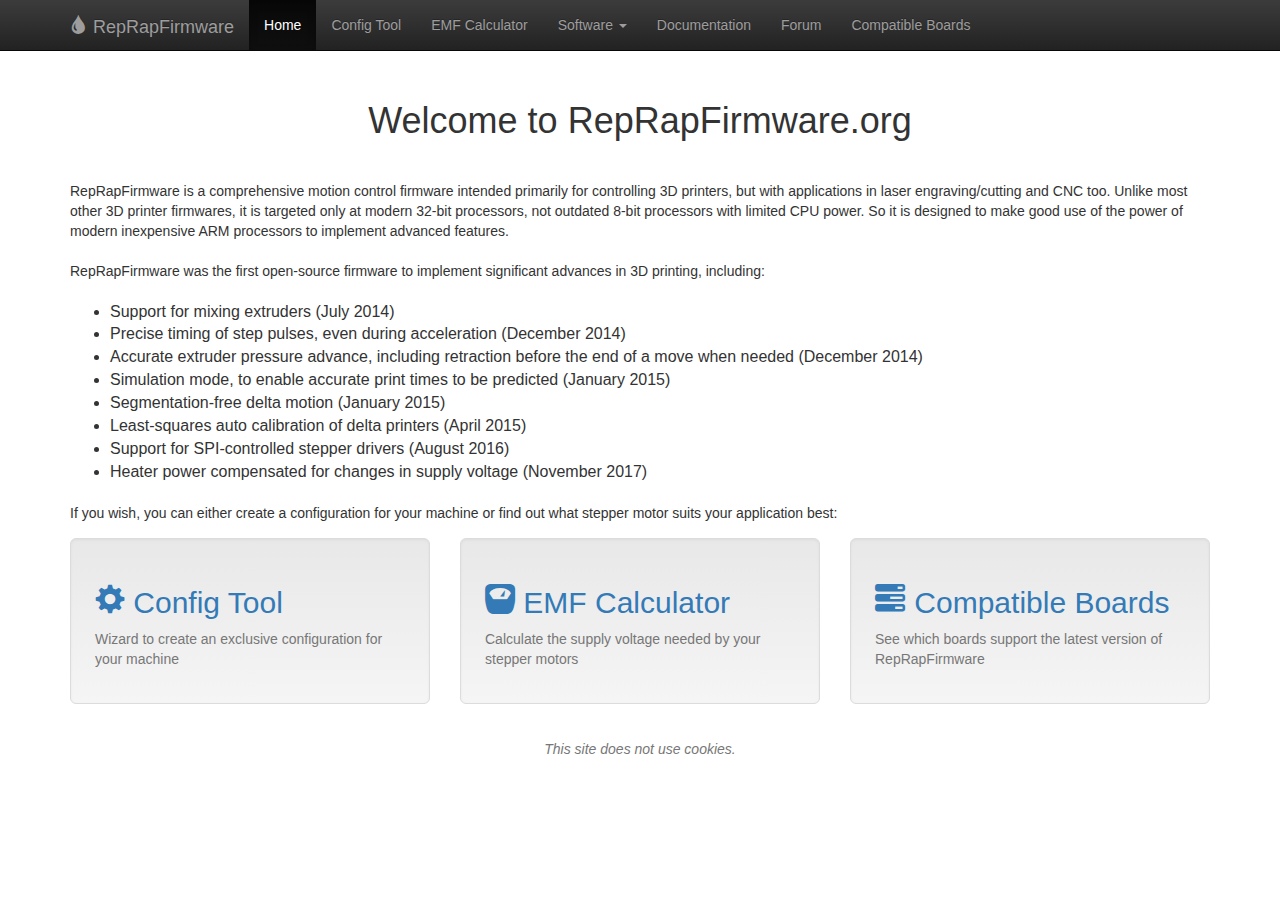
<file: index.html>
<!DOCTYPE html>
<html lang="en">
	<head>
		<meta charset="utf-8">
		<meta http-equiv="X-UA-Compatible" content="IE=edge">
		<meta name="viewport" content="width=device-width, initial-scale=1">
		<title>RepRapFirmware.org</title>
		<link href="css/bootstrap.min.css" rel="stylesheet">
		<link href="css/bootstrap-theme.min.css" rel="stylesheet">
		<link href="css/page.css" rel="stylesheet">
	</head>
	<body>
		<nav class="navbar navbar-inverse navbar-fixed-top">
			<div class="container">
				<div class="navbar-header">
					<button type="button" class="navbar-toggle collapsed" data-toggle="collapse" data-target="#navbar" aria-expanded="false" aria-controls="navbar">
						<span class="sr-only">Toggle navigation</span>
						<span class="icon-bar"></span>
						<span class="icon-bar"></span>
						<span class="icon-bar"></span>
					</button>
					<a class="navbar-brand" href="javascript:void(0);"><span class="glyphicon glyphicon-tint"></span> RepRapFirmware</a>
				</div>
				<div id="navbar" class="collapse navbar-collapse">
					<ul class="nav navbar-nav">
						<li class="active home"><a href="/">Home</a></li>
						<li class="visible-lg"><a href="https://configtool.reprapfirmware.org">Config Tool</a></li>
						<li class="visible-lg emf"><a href="emf.html">EMF Calculator</a></li>
						<li class="dropdown">
							<a href="#" class="dropdown-toggle" data-toggle="dropdown" role="button" aria-haspopup="true" aria-expanded="false">Software <span class="caret"></span></a>
							<ul class="dropdown-menu">
								<li><a href="https://github.com/Duet3D/RepRapFirmware">RepRapFirmware on GitHub</a></li>
								<li><a href="https://github.com/Duet3D/DuetWebControl">DuetWebControl on GitHub</a></li>
							</ul>
						</li>
						<li><a href="https://docs.duet3d.com/en/User_manual/RepRapFirmware">Documentation</a></li>
						<li><a href="https://www.duet3d.com/forum">Forum</a></li>
						<li><a href="https://www.duet3d.com/products">Compatible Boards</a></li>
					</ul>
				</div>
			</div>
		</nav>

		<!-- Home -->
		<div id="div_home" class="container">
			<h1>Welcome to RepRapFirmware.org</h1>

			<p id="description">RepRapFirmware is a comprehensive motion control firmware intended primarily for controlling 3D printers, but with applications in laser engraving/cutting and CNC too. Unlike most other 3D printer firmwares, it is targeted only at modern 32-bit processors, not outdated 8-bit processors with limited CPU power. So it is designed to make good use of the power of modern inexpensive ARM processors to implement advanced features.
			<br/><br/>
			RepRapFirmware was the first open-source firmware to implement significant advances in 3D printing, including:
			</p>

			<ul>
				<li>Support for mixing extruders (July 2014)</li>
				<li>Precise timing of step pulses, even during acceleration (December 2014)</li>
				<li>Accurate extruder pressure advance, including retraction before the end of a move when needed (December 2014)</li>
				<li>Simulation mode, to enable accurate print times to be predicted (January 2015)</li>
				<li>Segmentation-free delta motion (January 2015)</li>
				<li>Least-squares auto calibration of delta printers (April 2015)</li>
				<li>Support for SPI-controlled stepper drivers (August 2016)</li>
				<li>Heater power compensated for changes in supply voltage (November 2017)</li>
			</ul>

			<p id="caption">If you wish, you can either create a configuration for your machine or find out what stepper motor suits your application best:</p>

			<div class="row">
				<a href="https://configtool.reprapfirmware.org">
					<div class="col-md-4">
						<div class="well well-lg">
							<h2><span class="glyphicon glyphicon-cog"></span> Config Tool</h2>
							<p class="text-muted">Wizard to create an exclusive configuration for your machine</p>
						</div>
					</div>
				</a>

				<a href="emf.html">
					<div class="col-md-4">
						<div class="well well-lg">
							<h2><span class="glyphicon glyphicon-scale"></span> EMF Calculator</h2>
							<p class="text-muted">Calculate the supply voltage needed by your stepper motors</p>

						</div>
					</div>
				</a>

				<a href="https://www.duet3d.com/index.php?route=common/home#products">
					<div class="col-md-4">
						<div class="well well-lg">
							<h2><span class="glyphicon glyphicon-tasks"></span> Compatible Boards</h2>
							<p class="text-muted">See which boards support the latest version of RepRapFirmware</p>
						</div>
					</div>
				</a>
			</div>

			<div id="footer" class="text-section">
				<p class="text-muted"><em>This site does not use cookies.</em></p>
			</div>
		</div>

		<!-- EMF Calculator -->
		<div id="div_emf" class="container hidden">
			<h1>EMF Calculator</h1>

			<form autocomplete="off" action="javascript:void(0);">
				<h3>Machine configuration</h3>
				<div class="row" style="display: flex; align-items: end;">
					<div class="col-md-2">
						<label for="geometry">Printer geometry:</label>
						<select id="geometry" class="form-control">
							<option value="1" selected>Cartesian</option>
							<option value="1.414">CoreXY</option>
							<option value="1.7">Delta</option>
						</select>
					</div>
					<div class="col-md-2">
						<label for="driver_resistance">Stepper Driver:</label>
						<select id="driver_resistance" class="form-control">
							<option value="0.14" selected>TMC2160/5160 (Duet 3 MB6HC/EXP3HC/1HCL/Motor 23CL)</option>
							<option value="0.5">TMC2209 (Duet 3 Mini 5+/1LC)</option>
							<option value="0.3">TMC2660 (Duet 2 WiFi/Ethernet)</option>
						</select>
					</div>
					<div class="col-md-2">
						<label for="supply_voltage">Supply voltage:</label>
						<div class="input-group">
							<input type="number" id="supply_voltage" class="form-control" value="12" min="5" max="60" step="any" required="required" title="Usually 12 or 24">
							<span class="input-group-addon">V</span>
						</div>
					</div>
					<div class="col-md-2">
						<label for="motor_current">Motor current:</label>
						<div class="input-group">
							<input type="number" id="motor_current" class="form-control" value="800" min="100" max="6300" required="required" title="Usually 60% to 85% of rated current">
							<span class="input-group-addon">mA</span>
						</div>
					</div>
					<div class="col-md-2">
						<label for="requested_max_speed">Requested max. speed:</label>
						<div class="input-group">
							<input type="number" id="requested_max_speed" class="form-control" min="1" step="any" value="200" required="required">
							<span class="input-group-addon">mm/s</span>
						</div>
					</div>
					<div class="col-md-2">
						<label for="num_motors">Number of motors connected in series:</label>
						<input type="number" id="num_motors" class="form-control" min="1" value="1" required="required">
					</div>
				</div>

				<h3>Motor properties</h3>
				<div id="motor_properties" class="row">
					<div class="col-md-2">
						<label for="motor_preset">Motor preset:</label>
						<select id="motor_preset" class="form-control">
							<option value="custom">Custom</option>
							<option value="JK42HS34-1334" selected>JK42HS34-1334</option>
							<option value="17HS19-1684S">17HS19-1684S</option>
							<option value="17HS19-2004S">17HS19-2004S</option>
							<option value="17HM19-1684S">17HM19-1684S</option>
							<option value="17HM19-2004S">17HM19-2004S</option>
						</select>
					</div>
					<div class="col-md-2">
						<label for="step_angle">Motor step angle:</label>
						<select id="step_angle" class="form-control">
							<option value="0.9">0.9° (400 steps)</option>
							<option value="1.8" selected>1.8° (200 steps)</option>
							<option value="7.5">7.5° (48 steps)</option>
						</select>
					</div>
					<div class="col-md-2">
						<label for="rated_torque">Rated holding torque:</label>
						<div class="input-group">
							<input type="number" id="rated_torque" class="form-control" min="0.001" step="any" value="25.5" required="required" title="To convert Kg.cm to N.cm, multiply by 9.81">
							<span class="input-group-addon">N.cm</span>
						</div>
					</div>
					<div class="col-md-2">
						<label for="rated_current">Rated current:</label>
						<div class="input-group">
							<input type="number" id="rated_current" class="form-control" min="100" max="6300" value="1330" required="required">
							<span class="input-group-addon">mA</span>
						</div>
					</div>
					<div class="col-md-2">
						<label for="resistance">Phase resistance:</label>
						<div class="input-group">
							<input type="number" id="resistance" class="form-control" min="0.1" step="any" value="2.1" required="required">
							<span class="input-group-addon">Ω</span>
						</div>
					</div>
					<div class="col-md-2">
						<label for="inductance">Phase inductance:</label>
						<div class="input-group">
							<input type="number" id="inductance" class="form-control" min="0.1" step="any" value="2.5" required="required">
							<span class="input-group-addon">mH</span>
						</div>
					</div>
				</div>

				<h3>Drive</h3>
				<div class="row">
					<div class="col-md-2">
						<label>Microstepping:</label>
						<select class="form-control" id="microstepping">
							<option value="1">x1</option>
							<option value="2">x2</option>
							<option value="4">x4</option>
							<option value="8">x8</option>
							<option value="16" selected>x16</option>
							<option value="32">x32</option>
							<option value="64">x64</option>
							<option value="128">x128</option>
							<option value="256">x256</option>
						</select>
					</div>
					<div class="col-md-2">
						<label>Axis is driven by:</label>
						<div class="btn-group" data-toggle="buttons">
							<label class="btn btn-default active">
								<input type="radio" name="steps_type" value="belt" checked>
								Belt
							</label>
							<label class="btn btn-default">
								<input type="radio" name="steps_type" value="leadscrew">
								Leadscrew
							</label>
						</div>
					</div>

					<!-- Belt-driven -->
					<div id="div_belt" class="step-calculator col-md-6">
						<div class="row">
							<div class="col-md-4">
								<label for="belt_preset">Belt preset:</label>
								<select id="belt_preset" class="form-control">
									<option value="2" selected>GT2 (2mm)</option>
									<option value="2.03">MXL (2.03mm)</option>
									<option value="2.5">T2.5 (2.5mm)</option>
									<option value="5">T5 (5mm)</option>
									<option value="custom" disabled>Custom</option>
								</select>
							</div>
							<div class="col-md-4">
								<label for="belt_pitch">Belt pitch:</label>
								<div class="input-group">
									<input type="number" min="0.1" step="any" value="2" id="belt_pitch" class="form-control">
									<span class="input-group-addon">mm</span>
								</div>
							</div>
							<div class="col-md-4">
								<label for="pulley_teeth">Pulley teeth:</label>
								<input type="number" min="1" value="20" id="pulley_teeth" class="form-control">
							</div>
						</div>
					</div>

					<!-- Leadscrew-driven -->
					<div id="div_leadscrew" class="step-calculator col-md-6 hidden">
						<div class="row">
							<div class="col-md-4">
								<label for="leadscrew_preset">Leadscrew preset:</label>
								<select id="leadscrew_preset" class="form-control">
									<option value="0.8" selected>Metric M5 (0.8mm)</option>
									<option value="1">Metric M6 (1mm)</option>
									<option value="1.25">Metric M8 (1.25mm)</option>
									<option value="custom" disabled>Custom</option>
								</select>
							</div>
							<div class="col-md-4">
								<label for="leadscrew_lead">Leadscrew lead:</label>
								<div class="input-group">
									<input type="number" min="0.01" step="any" value="0.8" id="leadscrew_lead" class="form-control">
									<span class="input-group-addon">mm</span>
								</div>
							</div>
							<div class="col-md-4">
								<label for="pulley_teeth">Gear ratio:</label>
								<table>
									<tr>
										<td>
											<input type="number" min="0.1" step="any" value="1" id="gear_ratio_1" class="form-control">
										</td>
										<td>&nbsp;:&nbsp;</td>
										<td>
											<input type="number" min="0.1" step="any" value="1" id="gear_ratio_2" class="form-control">
										</td>
									</tr>
								</table>
							</div>
						</div>
					</div>

					<div class="col-md-2">
						<label for="steps_per_mm">Steps per mm:</label>
						<input type="number" min="1" step="any" value="80" id="steps_per_mm" class="form-control">
					</div>
				</div>

				<div class="well well-lg">
					<h3>Approximate total rotational back <abbr title="Electromotive force. Your supply voltage must exceed this value but never exceed 60V">EMF</abbr>: <span id="generated_emf">n/a</span></h3>
					<h3>Approximate total inductive back <abbr title="Electromotive force. Your supply voltage must exceed this value but never exceed 60V">EMF</abbr>: <span id="generated_emf_inductance">n/a</span></h3>
					<h3>Step pulse frequency: <span id="step_frequency">n/a</span></h3>
					<h3>Speed at which torque starts to drop (<abbr title="These are for the worst case moves (diagonal move for CoreXY, radial move opposite a tower for a delta)">low slip angle</abbr>): <span id="max_speed_low">n/a</span></h3>
					<h3>Speed at which torque starts to drop (<abbr title="These are for the worst case moves (diagonal move for CoreXY, radial move opposite a tower for a delta)">high slip angle</abbr>): <span id="max_speed_high">n/a</span></h3>
				</div>
			</form>
		</div>

		<!-- Include JavaScript files -->
		<script src="js/jquery-3.2.1.min.js"></script>
		<script src="js/bootstrap.min.js"></script>
		<script src="js/jquery.flot.min.js"></script>
		<script src="js/main.js"></script>
	</body>
</html>
</file>
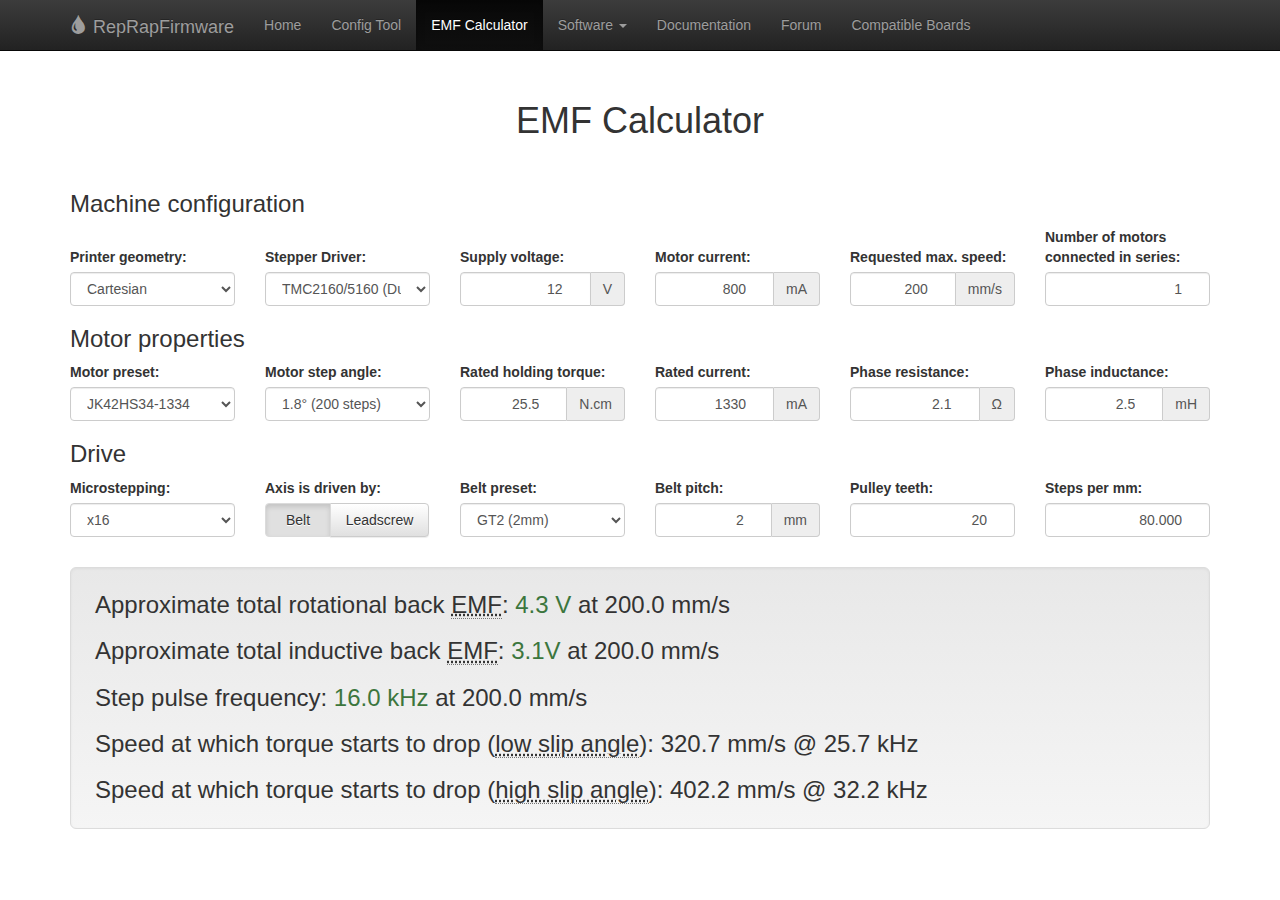
<file: emf.html>
<!DOCTYPE html>
<html lang="en">
	<head>
		<meta charset="utf-8">
		<meta http-equiv="X-UA-Compatible" content="IE=edge">
		<meta name="viewport" content="width=device-width, initial-scale=1">
		<title>RepRapFirmware.org</title>
		<link href="css/bootstrap.min.css" rel="stylesheet">
		<link href="css/bootstrap-theme.min.css" rel="stylesheet">
		<link href="css/page.css" rel="stylesheet">
	</head>
	<body>
		<nav class="navbar navbar-inverse navbar-fixed-top">
			<div class="container">
				<div class="navbar-header">
					<button type="button" class="navbar-toggle collapsed" data-toggle="collapse" data-target="#navbar" aria-expanded="false" aria-controls="navbar">
						<span class="sr-only">Toggle navigation</span>
						<span class="icon-bar"></span>
						<span class="icon-bar"></span>
						<span class="icon-bar"></span>
					</button>
					<a class="navbar-brand" href="javascript:void(0);"><span class="glyphicon glyphicon-tint"></span> RepRapFirmware</a>
				</div>
				<div id="navbar" class="collapse navbar-collapse">
					<ul class="nav navbar-nav">
						<li class="home"><a href="/">Home</a></li>
						<li class="visible-lg"><a href="https://configtool.reprapfirmware.org">Config Tool</a></li>
						<li class="active visible-lg emf"><a href="javascript:goTo('emf');">EMF Calculator</a></li>
						<li class="dropdown">
							<a href="#" class="dropdown-toggle" data-toggle="dropdown" role="button" aria-haspopup="true" aria-expanded="false">Software <span class="caret"></span></a>
							<ul class="dropdown-menu">
								<li><a href="https://github.com/Duet3D/RepRapFirmware">RepRapFirmware on GitHub</a></li>
								<li><a href="https://github.com/Duet3D/DuetWebControl">DuetWebControl on GitHub</a></li>
							</ul>
						</li>
						<li><a href="https://docs.duet3d.com/en/User_manual/RepRapFirmware">Documentation</a></li>
						<li><a href="https://www.duet3d.com/forum">Forum</a></li>
						<li><a href="https://www.duet3d.com/products">Compatible Boards</a></li>
					</ul>
				</div>
			</div>
		</nav>

		<!-- Home -->
		<div id="div_home" class="container hidden">
			<h1>Welcome to RepRapFirmware.org</h1>

			<p id="description">RepRapFirmware is a comprehensive motion control firmware intended primarily for controlling 3D printers, but with applications in laser engraving/cutting and CNC too. Unlike most other 3D printer firmwares, it is targeted only at modern 32-bit processors, not outdated 8-bit processors with limited CPU power. So it is designed to make good use of the power of modern inexpensive ARM processors to implement advanced features.
			<br/><br/>
			RepRapFirmware was the first open-source firmware to implement significant advances in 3D printing, including:
			</p>

			<ul>
				<li>Support for mixing extruders (July 2014)</li>
				<li>Precise timing of step pulses, even during acceleration (December 2014)</li>
				<li>Accurate extruder pressure advance, including retraction before the end of a move when needed (December 2014)</li>
				<li>Simulation mode, to enable accurate print times to be predicted (January 2015)</li>
				<li>Segmentation-free delta motion (January 2015)</li>
				<li>Least-squares auto calibration of delta printers (April 2015)</li>
				<li>Support for SPI-controlled stepper drivers (August 2016)</li>
				<li>Heater power compensated for changes in supply voltage (November 2017)</li>
			</ul>

			<p id="caption">If you wish, you can either create a configuration for your machine or find out what stepper motor suits your application best:</p>

			<div class="row">
				<a href="https://configtool.reprapfirmware.org">
					<div class="col-md-4">
						<div class="well well-lg">
							<h2><span class="glyphicon glyphicon-cog"></span> Config Tool</h2>
							<p class="text-muted">Wizard to create an exclusive configuration for your machine</p>
						</div>
					</div>
				</a>

				<a href="javascript:goTo('emf');">
					<div class="col-md-4">
						<div class="well well-lg">
							<h2><span class="glyphicon glyphicon-scale"></span> EMF Calculator</h2>
							<p class="text-muted">Calculate the supply voltage needed by your stepper motors</p>

						</div>
					</div>
				</a>

				<a href="https://www.duet3d.com/index.php?route=common/home#products">
					<div class="col-md-4">
						<div class="well well-lg">
							<h2><span class="glyphicon glyphicon-tasks"></span> Compatible Boards</h2>
							<p class="text-muted">See which boards support the latest version of RepRapFirmware</p>
						</div>
					</div>
				</a>
			</div>

			<div id="footer" class="text-section">
				<p class="text-muted"><em>This site does not use cookies.</em></p>
			</div>
		</div>

		<!-- EMF Calculator -->
		<div id="div_emf" class="container">
			<h1>EMF Calculator</h1>

			<form autocomplete="off" action="javascript:void(0);">
				<h3>Machine configuration</h3>
				<div class="row" style="display: flex; align-items: end;">
					<div class="col-md-2">
						<label for="geometry">Printer geometry:</label>
						<select id="geometry" class="form-control">
							<option value="1" selected>Cartesian</option>
							<option value="1.414">CoreXY</option>
							<option value="1.7">Delta</option>
						</select>
					</div>
					<div class="col-md-2">
						<label for="driver_resistance">Stepper Driver:</label>
						<select id="driver_resistance" class="form-control">
							<option value="0.14" selected>TMC2160/5160 (Duet 3 MB6HC/EXP3HC/1HCL/Motor 23CL)</option>
							<option value="0.5">TMC2209 (Duet 3 Mini 5+/1LC)</option>
							<option value="0.3">TMC2660 (Duet 2 WiFi/Ethernet)</option>
						</select>
					</div>
					<div class="col-md-2">
						<label for="supply_voltage">Supply voltage:</label>
						<div class="input-group">
							<input type="number" id="supply_voltage" class="form-control" value="12" min="5" max="60" step="any" required="required" title="Usually 12 or 24">
							<span class="input-group-addon">V</span>
						</div>
					</div>
					<div class="col-md-2">
						<label for="motor_current">Motor current:</label>
						<div class="input-group">
							<input type="number" id="motor_current" class="form-control" value="800" min="100" max="6300" required="required" title="Usually 60% to 85% of rated current">
							<span class="input-group-addon">mA</span>
						</div>
					</div>
					<div class="col-md-2">
						<label for="requested_max_speed">Requested max. speed:</label>
						<div class="input-group">
							<input type="number" id="requested_max_speed" class="form-control" min="1" step="any" value="200" required="required">
							<span class="input-group-addon">mm/s</span>
						</div>
					</div>
					<div class="col-md-2">
						<label for="num_motors">Number of motors connected in series:</label>
						<input type="number" id="num_motors" class="form-control" min="1" value="1" required="required">
					</div>
				</div>

				<h3>Motor properties</h3>
				<div id="motor_properties" class="row">
					<div class="col-md-2">
						<label for="motor_preset">Motor preset:</label>
						<select id="motor_preset" class="form-control">
							<option value="custom">Custom</option>
							<option value="JK42HS34-1334" selected>JK42HS34-1334</option>
							<option value="17HS19-1684S">17HS19-1684S</option>
							<option value="17HS19-2004S">17HS19-2004S</option>
							<option value="17HM19-1684S">17HM19-1684S</option>
							<option value="17HM19-2004S">17HM19-2004S</option>
						</select>
					</div>
					<div class="col-md-2">
						<label for="step_angle">Motor step angle:</label>
						<select id="step_angle" class="form-control">
							<option value="0.9">0.9° (400 steps)</option>
							<option value="1.8" selected>1.8° (200 steps)</option>
							<option value="7.5">7.5° (48 steps)</option>
						</select>
					</div>
					<div class="col-md-2">
						<label for="rated_torque">Rated holding torque:</label>
						<div class="input-group">
							<input type="number" id="rated_torque" class="form-control" min="0.001" step="any" value="25.5" required="required" title="To convert Kg.cm to N.cm, multiply by 9.81">
							<span class="input-group-addon">N.cm</span>
						</div>
					</div>
					<div class="col-md-2">
						<label for="rated_current">Rated current:</label>
						<div class="input-group">
							<input type="number" id="rated_current" class="form-control" min="100" max="6300" value="1330" required="required">
							<span class="input-group-addon">mA</span>
						</div>
					</div>
					<div class="col-md-2">
						<label for="resistance">Phase resistance:</label>
						<div class="input-group">
							<input type="number" id="resistance" class="form-control" min="0.1" step="any" value="2.1" required="required">
							<span class="input-group-addon">Ω</span>
						</div>
					</div>
					<div class="col-md-2">
						<label for="inductance">Phase inductance:</label>
						<div class="input-group">
							<input type="number" id="inductance" class="form-control" min="0.1" step="any" value="2.5" required="required">
							<span class="input-group-addon">mH</span>
						</div>
					</div>
				</div>

				<h3>Drive</h3>
				<div class="row">
					<div class="col-md-2">
						<label>Microstepping:</label>
						<select class="form-control" id="microstepping">
							<option value="1">x1</option>
							<option value="2">x2</option>
							<option value="4">x4</option>
							<option value="8">x8</option>
							<option value="16" selected>x16</option>
							<option value="32">x32</option>
							<option value="64">x64</option>
							<option value="128">x128</option>
							<option value="256">x256</option>
						</select>
					</div>
					<div class="col-md-2">
						<label>Axis is driven by:</label>
						<div class="btn-group" data-toggle="buttons">
							<label class="btn btn-default active">
								<input type="radio" name="steps_type" value="belt" checked>
								Belt
							</label>
							<label class="btn btn-default">
								<input type="radio" name="steps_type" value="leadscrew">
								Leadscrew
							</label>
						</div>
					</div>

					<!-- Belt-driven -->
					<div id="div_belt" class="step-calculator col-md-6">
						<div class="row">
							<div class="col-md-4">
								<label for="belt_preset">Belt preset:</label>
								<select id="belt_preset" class="form-control">
									<option value="2" selected>GT2 (2mm)</option>
									<option value="2.03">MXL (2.03mm)</option>
									<option value="2.5">T2.5 (2.5mm)</option>
									<option value="5">T5 (5mm)</option>
									<option value="custom" disabled>Custom</option>
								</select>
							</div>
							<div class="col-md-4">
								<label for="belt_pitch">Belt pitch:</label>
								<div class="input-group">
									<input type="number" min="0.1" step="any" value="2" id="belt_pitch" class="form-control">
									<span class="input-group-addon">mm</span>
								</div>
							</div>
							<div class="col-md-4">
								<label for="pulley_teeth">Pulley teeth:</label>
								<input type="number" min="1" value="20" id="pulley_teeth" class="form-control">
							</div>
						</div>
					</div>

					<!-- Leadscrew-driven -->
					<div id="div_leadscrew" class="step-calculator col-md-6 hidden">
						<div class="row">
							<div class="col-md-4">
								<label for="leadscrew_preset">Leadscrew preset:</label>
								<select id="leadscrew_preset" class="form-control">
									<option value="0.8" selected>Metric M5 (0.8mm)</option>
									<option value="1">Metric M6 (1mm)</option>
									<option value="1.25">Metric M8 (1.25mm)</option>
									<option value="custom" disabled>Custom</option>
								</select>
							</div>
							<div class="col-md-4">
								<label for="leadscrew_lead">Leadscrew lead:</label>
								<div class="input-group">
									<input type="number" min="0.01" step="any" value="0.8" id="leadscrew_lead" class="form-control">
									<span class="input-group-addon">mm</span>
								</div>
							</div>
							<div class="col-md-4">
								<label for="pulley_teeth">Gear ratio:</label>
								<table>
									<tr>
										<td>
											<input type="number" min="0.1" step="any" value="1" id="gear_ratio_1" class="form-control">
										</td>
										<td>&nbsp;:&nbsp;</td>
										<td>
											<input type="number" min="0.1" step="any" value="1" id="gear_ratio_2" class="form-control">
										</td>
									</tr>
								</table>
							</div>
						</div>
					</div>

					<div class="col-md-2">
						<label for="steps_per_mm">Steps per mm:</label>
						<input type="number" min="1" step="any" value="80" id="steps_per_mm" class="form-control">
					</div>
				</div>

				<div class="well well-lg">
					<h3>Approximate total rotational back <abbr title="Electromotive force. Your supply voltage must exceed this value but never exceed 60V">EMF</abbr>: <span id="generated_emf">n/a</span></h3>
					<h3>Approximate total inductive back <abbr title="Electromotive force. Your supply voltage must exceed this value but never exceed 60V">EMF</abbr>: <span id="generated_emf_inductance">n/a</span></h3>
					<h3>Step pulse frequency: <span id="step_frequency">n/a</span></h3>
					<h3>Speed at which torque starts to drop (<abbr title="These are for the worst case moves (diagonal move for CoreXY, radial move opposite a tower for a delta)">low slip angle</abbr>): <span id="max_speed_low">n/a</span></h3>
					<h3>Speed at which torque starts to drop (<abbr title="These are for the worst case moves (diagonal move for CoreXY, radial move opposite a tower for a delta)">high slip angle</abbr>): <span id="max_speed_high">n/a</span></h3>
				</div>
			</form>
		</div>

		<!-- Include JavaScript files -->
		<script src="js/jquery-3.2.1.min.js"></script>
		<script src="js/bootstrap.min.js"></script>
		<script src="js/jquery.flot.min.js"></script>
		<script src="js/main.js"></script>
	</body>
</html>
</file>
<file: css/page.css>
/* CSS for the main page */

/* Generic tweaks */

body > div.container {
	padding-top: 51px;
}

.dropdown-menu > li > a {
	padding: 10px 20px;
}

h1 {
	padding-top: 30px;
	padding-bottom: 30px;
	text-align: center;
}

input[type="number"] {
	text-align: right;
    -moz-appearance: textfield;
}

input:invalid {
	box-shadow: 0 0 5px 1px red;
}

.margin-top {
	margin-top: 15px;
}

div.well > h3:first-child {
	margin-top: 0px;
}

div.well > h3:last-child {
	margin-bottom: 0px;
}

/* Home page */

#description {
	margin-bottom: 20px;
}

#div_home > ul {
	font-size: 16px;
}

#caption {
	margin-top: 20px;
	margin-bottom: 15px;
}

#footer {
	margin-top: 15px;
	text-align: center;
}

/* EMF Calculator */

#div_emf div.well {
	margin-top: 30px;
}

#div_emf div.btn-group {
	width: 100%;
}

#div_emf div.btn-group > label:first-child {
	width: 40%;
}

#div_emf div.btn-group > label:last-child {
	width: 60%;
}
</file>
